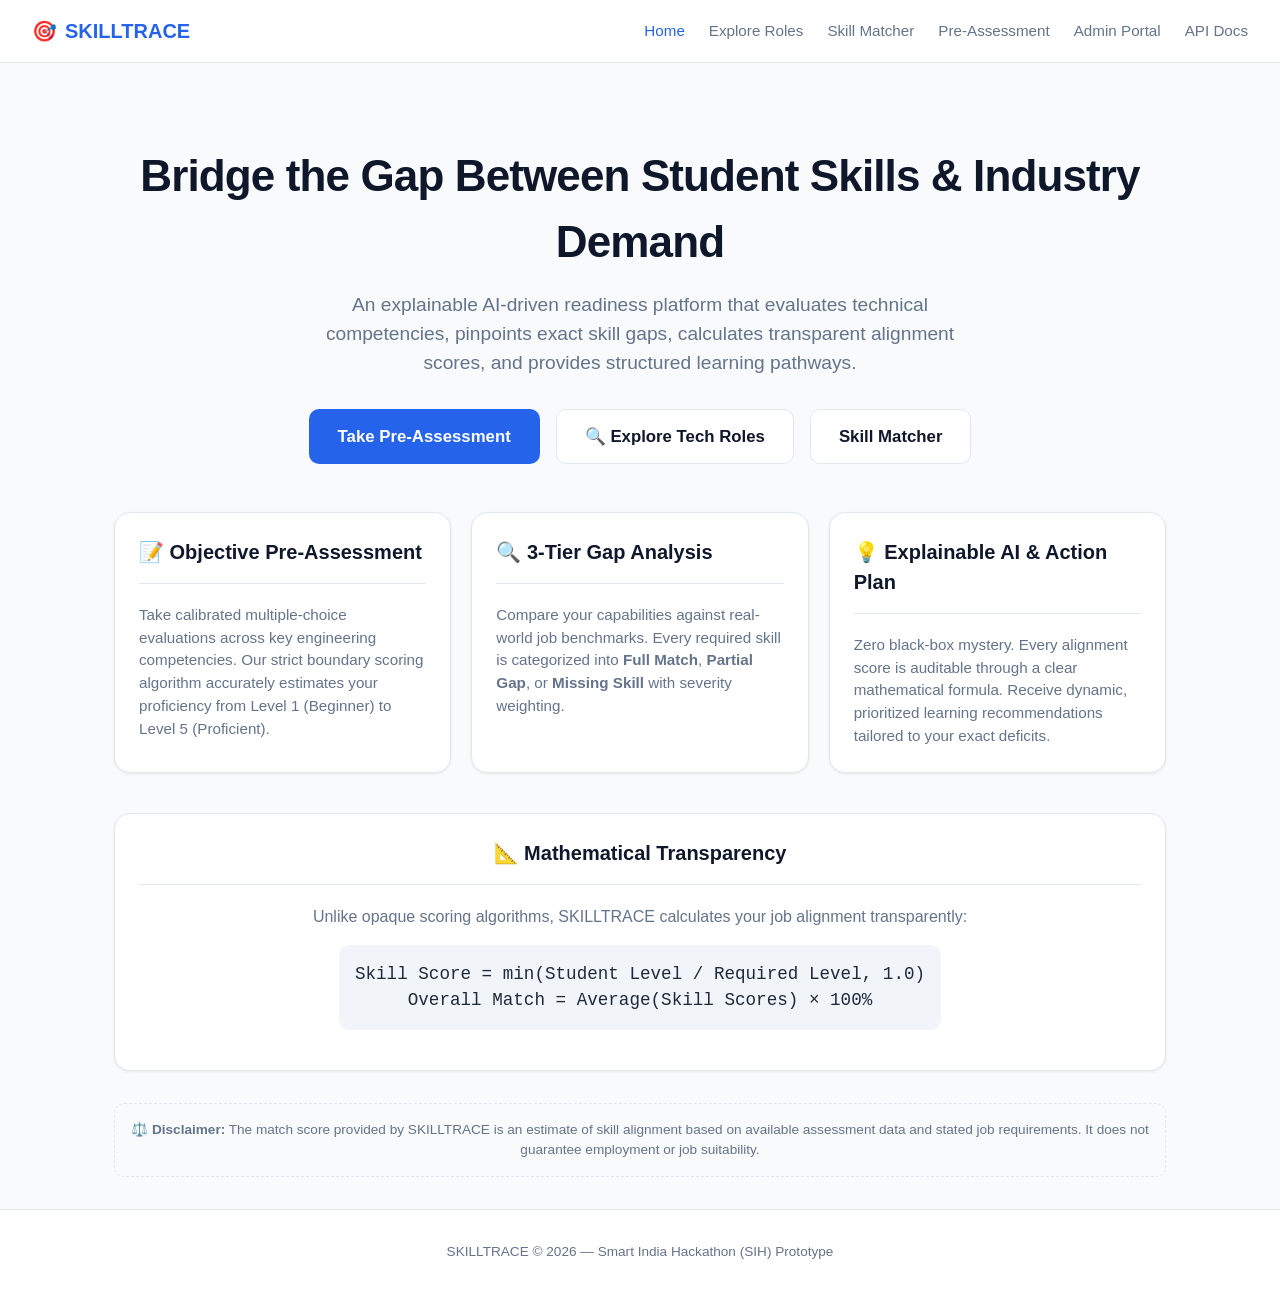
<file: frontend/index.html>
<!DOCTYPE html>
<html lang="en">
<head>
  <meta charset="UTF-8">
  <meta name="viewport" content="width=device-width, initial-scale=1.0">
  <title>SKILLTRACE - Student Skill Analysis & Job-Readiness</title>
  <link rel="stylesheet" href="style.css">
</head>
<body>

  <!-- Navbar -->
  <header class="navbar">
    <a href="index.html" class="nav-brand">
      🎯 <span>SKILLTRACE</span>
    </a>
    <nav class="nav-links">
      <a href="index.html" class="active">Home</a>
      <a href="jobs.html">Explore Roles</a>
      <a href="dashboard.html">Skill Matcher</a>
      <a href="assessment.html">Pre-Assessment</a>
      <a href="admin.html">Admin Portal</a>
      <a href="/docs" target="_blank">API Docs</a>
    </nav>
  </header>

  <!-- Hero -->
  <main class="container">
    <section class="hero">
      <h1>Bridge the Gap Between Student Skills & Industry Demand</h1>
      <p>
        An explainable AI-driven readiness platform that evaluates technical competencies,
        pinpoints exact skill gaps, calculates transparent alignment scores, and provides
        structured learning pathways.
      </p>
      <div class="hero-actions">
        <a href="assessment.html" class="btn btn-primary btn-lg">Take Pre-Assessment</a>
        <a href="jobs.html" class="btn btn-secondary btn-lg">🔍 Explore Tech Roles</a>
        <a href="dashboard.html" class="btn btn-secondary btn-lg">Skill Matcher</a>
      </div>
    </section>

    <!-- Architecture & Features Overview -->
    <div class="grid-3">
      <div class="card">
        <div class="card-header">
          <h3>📝 Objective Pre-Assessment</h3>
        </div>
        <p style="color: var(--text-muted); font-size: 0.95rem;">
          Take calibrated multiple-choice evaluations across key engineering competencies.
          Our strict boundary scoring algorithm accurately estimates your proficiency from
          Level 1 (Beginner) to Level 5 (Proficient).
        </p>
      </div>

      <div class="card">
        <div class="card-header">
          <h3>🔍 3-Tier Gap Analysis</h3>
        </div>
        <p style="color: var(--text-muted); font-size: 0.95rem;">
          Compare your capabilities against real-world job benchmarks. Every required skill
          is categorized into <strong>Full Match</strong>, <strong>Partial Gap</strong>, or
          <strong>Missing Skill</strong> with severity weighting.
        </p>
      </div>

      <div class="card">
        <div class="card-header">
          <h3>💡 Explainable AI & Action Plan</h3>
        </div>
        <p style="color: var(--text-muted); font-size: 0.95rem;">
          Zero black-box mystery. Every alignment score is auditable through a clear mathematical formula.
          Receive dynamic, prioritized learning recommendations tailored to your exact deficits.
        </p>
      </div>
    </div>

    <!-- Transparent Formula Card -->
    <div class="card" style="margin-top: 1rem; text-align: center;">
      <div class="card-header" style="justify-content: center;">
        <h3>📐 Mathematical Transparency</h3>
      </div>
      <p style="color: var(--text-muted); max-width: 700px; margin: 0 auto;">
        Unlike opaque scoring algorithms, SKILLTRACE calculates your job alignment transparently:
      </p>
      <div style="background: #f1f5f9; padding: 1rem; border-radius: var(--radius-md); font-family: monospace; font-size: 1.1rem; margin: 1rem auto; display: inline-block;">
        Skill Score = min(Student Level / Required Level, 1.0) <br>
        Overall Match = Average(Skill Scores) × 100%
      </div>
    </div>

    <div class="disclaimer-box">
      ⚖️ <strong>Disclaimer:</strong> The match score provided by SKILLTRACE is an estimate of skill alignment based on available assessment data and stated job requirements. It does not guarantee employment or job suitability.
    </div>
  </main>

  <footer>
    <p>SKILLTRACE © 2026 — Smart India Hackathon (SIH) Prototype</p>
  </footer>

</body>
</html>
</file>
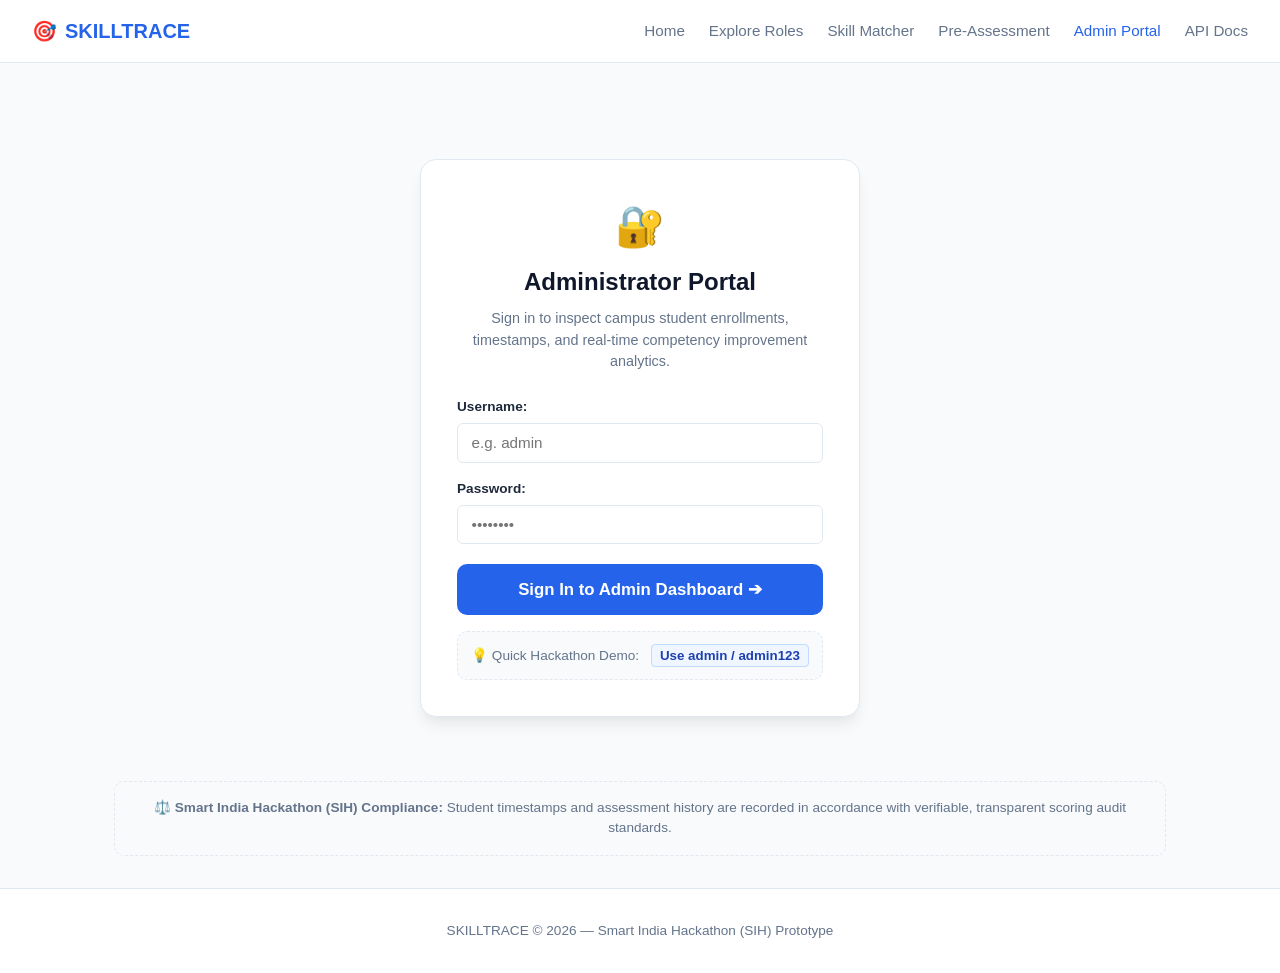
<file: frontend/admin.html>
<!DOCTYPE html>
<html lang="en">
<head>
  <meta charset="UTF-8">
  <meta name="viewport" content="width=device-width, initial-scale=1.0">
  <title>Administrator Portal - SKILLTRACE</title>
  <link rel="stylesheet" href="style.css">
</head>
<body>

  <!-- Navbar -->
  <header class="navbar">
    <a href="index.html" class="nav-brand">
      🎯 <span>SKILLTRACE</span>
    </a>
    <nav class="nav-links">
      <a href="index.html">Home</a>
      <a href="jobs.html">Explore Roles</a>
      <a href="dashboard.html">Skill Matcher</a>
      <a href="assessment.html">Pre-Assessment</a>
      <a href="admin.html" class="active">Admin Portal</a>
      <a href="/docs" target="_blank">API Docs</a>
    </nav>
  </header>

  <main class="container">
    
    <!-- STATE 1: Admin Login Gate -->
    <div id="admin-login-view">
      <div class="admin-login-card">
        <div style="font-size: 2.5rem; margin-bottom: 0.5rem;">🔐</div>
        <h2 style="font-size: 1.5rem; font-weight: 800; color: var(--secondary); margin-bottom: 0.5rem;">
          Administrator Portal
        </h2>
        <p style="color: var(--text-muted); font-size: 0.9rem; margin-bottom: 1.5rem;">
          Sign in to inspect campus student enrollments, timestamps, and real-time competency improvement analytics.
        </p>

        <form id="admin-login-form">
          <div style="margin-bottom: 1rem; text-align: left;">
            <label for="admin-username" style="display: block; font-size: 0.85rem; font-weight: 600; margin-bottom: 0.35rem;">
              Username:
            </label>
            <input 
              type="text" 
              id="admin-username" 
              required 
              placeholder="e.g. admin" 
              style="width: 100%; padding: 0.65rem 0.85rem; border: 1px solid var(--border); border-radius: var(--radius-sm); font-size: 0.95rem;"
            >
          </div>

          <div style="margin-bottom: 1.25rem; text-align: left;">
            <label for="admin-password" style="display: block; font-size: 0.85rem; font-weight: 600; margin-bottom: 0.35rem;">
              Password:
            </label>
            <input 
              type="password" 
              id="admin-password" 
              required 
              placeholder="••••••••" 
              style="width: 100%; padding: 0.65rem 0.85rem; border: 1px solid var(--border); border-radius: var(--radius-sm); font-size: 0.95rem;"
            >
          </div>

          <button type="submit" class="btn btn-primary btn-lg" style="width: 100%; margin-bottom: 1rem;">
            Sign In to Admin Dashboard ➔
          </button>
        </form>

        <!-- One-Click Demo Credentials Pill -->
        <div style="background: #f8fafc; border: 1px dashed var(--border); border-radius: var(--radius-md); padding: 0.75rem; font-size: 0.85rem; color: var(--text-muted);">
          <span>💡 Quick Hackathon Demo:</span>
          <button id="quick-demo-login-btn" style="margin-left: 0.5rem; background: #eff6ff; border: 1px solid #bfdbfe; color: #1e40af; padding: 0.2rem 0.5rem; border-radius: 4px; font-weight: 700; cursor: pointer;">
            Use admin / admin123
          </button>
        </div>
      </div>
    </div>

    <!-- STATE 2: Admin Dashboard (Shown when authenticated) -->
    <div id="admin-dashboard-view" style="display: none;">
      
      <!-- Top Title & Sign Out Bar -->
      <div style="display: flex; justify-content: space-between; align-items: center; margin-bottom: 1.5rem; flex-wrap: wrap; gap: 1rem;">
        <div>
          <div style="display: flex; align-items: center; gap: 0.5rem;">
            <h1 style="font-size: 1.85rem; font-weight: 800; color: var(--secondary); letter-spacing: -0.02em;">
              Student Progression & Analytics Oversight
            </h1>
            <span class="badge badge-success" style="font-size: 0.75rem;">● Live Admin Session</span>
          </div>
          <p style="color: var(--text-muted); font-size: 0.95rem; margin-top: 0.2rem;">
            Tracking student pre-assessments, skill improvement deltas, and enrollment timestamps.
          </p>
        </div>

        <div style="display: flex; gap: 0.75rem;">
          <button type="button" id="refresh-stats-btn" class="btn btn-secondary">
            🔄 Refresh Data
          </button>
          <button type="button" id="admin-logout-btn" class="btn btn-secondary" style="color: var(--danger); border-color: #fca5a5;">
            🚪 Sign Out
          </button>
        </div>
      </div>

      <!-- 4 Executive KPI Metric Cards -->
      <div class="admin-kpi-grid">
        <div class="admin-kpi-card">
          <div class="admin-kpi-header">
            <span>Total Enrolled</span>
            <span>👥</span>
          </div>
          <div class="admin-kpi-value" id="kpi-total-students">0</div>
          <div>
            <span class="trend-badge trend-up">✓ Active Profiles</span>
          </div>
        </div>

        <div class="admin-kpi-card">
          <div class="admin-kpi-header">
            <span>Assessments Taken</span>
            <span>📝</span>
          </div>
          <div class="admin-kpi-value" id="kpi-total-assessments">0</div>
          <div>
            <span class="trend-badge trend-up">Evaluated Submissions</span>
          </div>
        </div>

        <div class="admin-kpi-card">
          <div class="admin-kpi-header">
            <span>Avg Alignment Score</span>
            <span>🎯</span>
          </div>
          <div class="admin-kpi-value" id="kpi-avg-score">0.0%</div>
          <div>
            <span class="trend-badge trend-neutral">Cohort Mean</span>
          </div>
        </div>

        <div class="admin-kpi-card">
          <div class="admin-kpi-header">
            <span>Avg Skill Growth</span>
            <span>📈</span>
          </div>
          <div class="admin-kpi-value" id="kpi-avg-improvement">+0.0%</div>
          <div>
            <span class="trend-badge trend-up">⬆️ Retake Improvement</span>
          </div>
        </div>

        <div class="admin-kpi-card">
          <div class="admin-kpi-header">
            <span>Campus Placement Rate</span>
            <span>💼</span>
          </div>
          <div class="admin-kpi-value" id="kpi-placement-rate">0.0%</div>
          <div>
            <span class="trend-badge trend-up">✓ Placed Students</span>
          </div>
        </div>

        <div class="admin-kpi-card">
          <div class="admin-kpi-header">
            <span>Avg Package (LPA)</span>
            <span>💰</span>
          </div>
          <div class="admin-kpi-value" id="kpi-avg-salary">0.0 LPA</div>
          <div>
            <span class="trend-badge trend-neutral">B.Tech Cohort</span>
          </div>
        </div>
      </div>

      <!-- Visual Cohort Breakdown: Tiers & Deficits -->
      <div class="grid-2" style="margin-bottom: 1.75rem;">
        
        <!-- Card 1: Employability Tiers Breakdown -->
        <div class="card">
          <div class="card-header">
            <h3 style="font-size: 1.15rem;">🏅 Employability Readiness Tiers</h3>
            <span class="badge badge-neutral">Cohort Distribution</span>
          </div>
          <p style="color: var(--text-muted); font-size: 0.85rem; margin-bottom: 1rem;">
            Readiness tiers classified by explainable alignment percentage:
          </p>
          <div id="tier-breakdown-container">
            <!-- Rendered dynamically -->
          </div>
        </div>

        <!-- Card 2: Campus Skill Deficit Areas -->
        <div class="card">
          <div class="card-header">
            <h3 style="font-size: 1.15rem;">⚠️ Top Campus Skill Deficits</h3>
            <span class="badge badge-warning">High Priority Upskilling</span>
          </div>
          <p style="color: var(--text-muted); font-size: 0.85rem; margin-bottom: 1rem;">
            Skills where students most frequently have partial or missing competencies:
          </p>
          <div id="deficit-skills-container">
            <!-- Rendered dynamically -->
          </div>
        </div>

      </div>

      <!-- Student Progression & Timestamp Table -->
      <div class="card" style="padding: 1.5rem;">
        <div style="display: flex; justify-content: space-between; align-items: center; margin-bottom: 1.25rem; flex-wrap: wrap; gap: 1rem;">
          <div>
            <h2 style="font-size: 1.25rem; font-weight: 700; color: var(--secondary);">
              📋 Enrolled Student Progression & Audit Records
            </h2>
            <div style="font-size: 0.85rem; color: var(--text-muted);">
              Showing <span id="table-count" style="font-weight: 700; color: var(--secondary);">0</span> student records
            </div>
          </div>

          <div style="min-width: 280px;">
            <input 
              type="text" 
              id="student-search-input" 
              placeholder="🔍 Search candidate by name, email, or role..." 
              style="width: 100%; padding: 0.55rem 0.85rem; border: 1px solid var(--border); border-radius: var(--radius-md); font-size: 0.9rem;"
            >
          </div>
        </div>

        <div class="admin-table-container">
          <table class="admin-table">
            <thead>
              <tr>
                <th>ID</th>
                <th>Candidate Details</th>
                <th>Degree / Program</th>
                <th>Target Role</th>
                <th>Alignment Score</th>
                <th>Placement Status</th>
                <th>Skill Growth</th>
                <th>Timestamp</th>
                <th>Action</th>
              </tr>
            </thead>
            <tbody id="students-table-body">
              <tr>
                <td colspan="9" style="text-align: center; padding: 2.5rem; color: var(--text-muted);">
                  Loading progression records...
                </td>
              </tr>
            </tbody>
          </table>
        </div>
      </div>

    </div>

    <!-- Student Detail Modal -->
    <div id="student-detail-modal" class="modal-backdrop">
      <div class="modal-card" style="max-width: 600px;">
        <div style="display: flex; justify-content: space-between; align-items: flex-start; margin-bottom: 1rem;">
          <div>
            <h3 id="modal-student-name" style="font-size: 1.35rem; color: var(--secondary); font-weight: 800;"></h3>
            <div id="modal-student-email" style="font-size: 0.85rem; color: var(--text-muted);"></div>
          </div>
          <button type="button" id="close-detail-modal-btn" style="background: none; border: none; font-size: 1.5rem; cursor: pointer; color: var(--text-muted);">&times;</button>
        </div>

        <div id="modal-student-meta" style="background: #f8fafc; border: 1px solid var(--border); border-radius: var(--radius-md); padding: 0.85rem; font-size: 0.85rem; margin-bottom: 1rem;">
          <!-- Meta details -->
        </div>

        <h4 style="font-size: 0.95rem; font-weight: 700; color: var(--secondary); margin-bottom: 0.5rem;">
          Evaluated Competency Breakdown:
        </h4>
        <div id="modal-skills-list" style="margin-bottom: 1.5rem;">
          <!-- Competencies -->
        </div>

        <div style="text-align: right;">
          <button type="button" id="modal-close-btn" class="btn btn-secondary">Close Inspector</button>
        </div>
      </div>
    </div>

    <!-- Ethical AI Hackathon Disclaimer -->
    <div class="disclaimer-box">
      ⚖️ <strong>Smart India Hackathon (SIH) Compliance:</strong> Student timestamps and assessment history are recorded in accordance with verifiable, transparent scoring audit standards.
    </div>

  </main>

  <footer>
    <p>SKILLTRACE © 2026 — Smart India Hackathon (SIH) Prototype</p>
  </footer>

  <script src="script.js"></script>
</body>
</html>
</file>
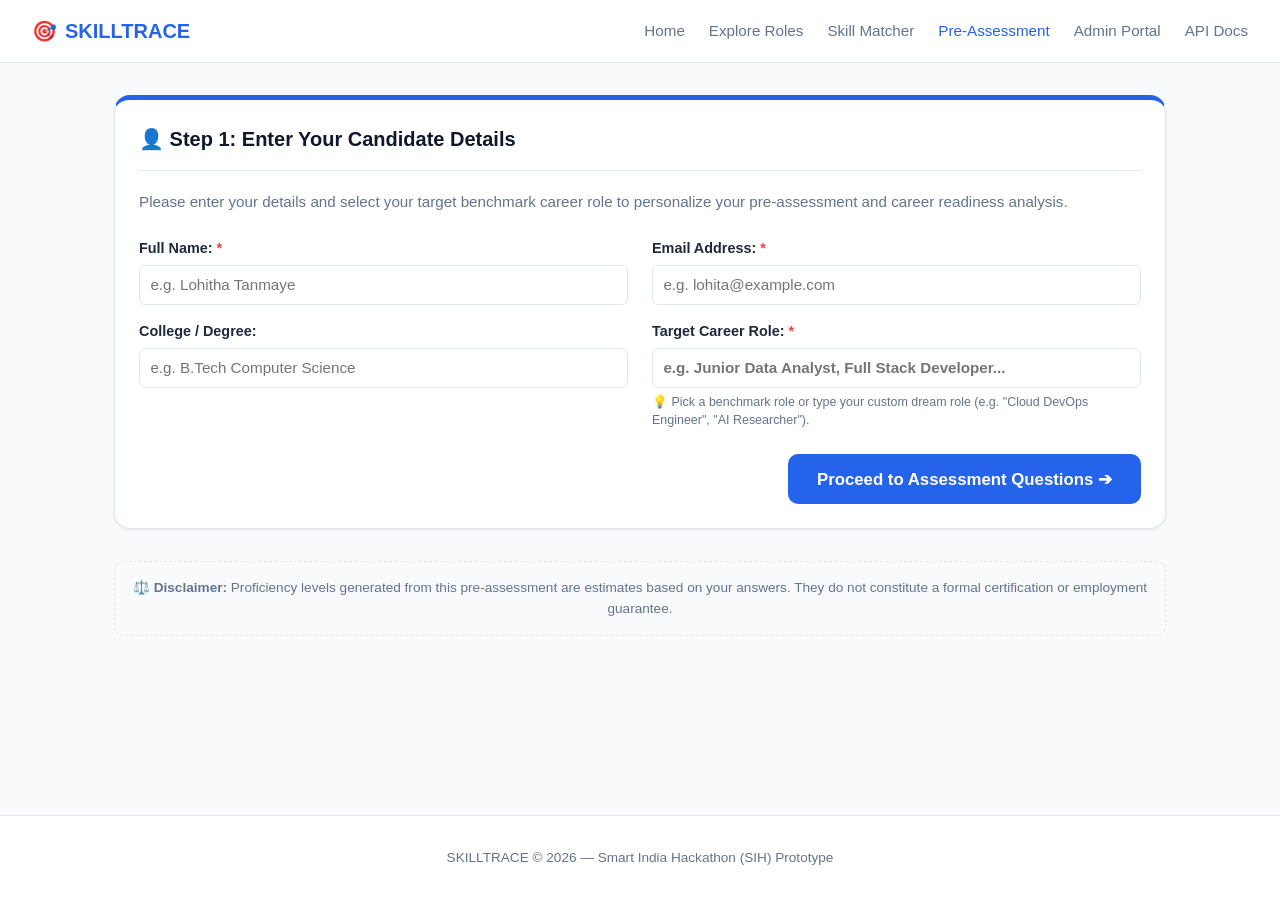
<file: frontend/assessment.html>
<!DOCTYPE html>
<html lang="en">
<head>
  <meta charset="UTF-8">
  <meta name="viewport" content="width=device-width, initial-scale=1.0">
  <title>Pre-Assessment - SKILLTRACE</title>
  <link rel="stylesheet" href="style.css">
</head>
<body>

  <!-- Navbar -->
  <header class="navbar">
    <a href="index.html" class="nav-brand">
      🎯 <span>SKILLTRACE</span>
    </a>
    <nav class="nav-links">
      <a href="index.html">Home</a>
      <a href="jobs.html">Explore Roles</a>
      <a href="dashboard.html">Skill Matcher</a>
      <a href="assessment.html" class="active">Pre-Assessment</a>
      <a href="admin.html">Admin Portal</a>
      <a href="/docs" target="_blank">API Docs</a>
    </nav>
  </header>

  <main class="container">
    <!-- STEP 1: Student Information & Target Role Gate -->
    <div id="step-1-card" class="card" style="border-top: 5px solid var(--primary);">
      <div class="card-header">
        <h2>👤 Step 1: Enter Your Candidate Details</h2>
      </div>
      <p style="color: var(--text-muted); margin-bottom: 1.5rem; font-size: 0.95rem;">
        Please enter your details and select your target benchmark career role to personalize your pre-assessment and career readiness analysis.
      </p>

      <form id="candidate-info-form">
        <div class="grid-2" style="margin-bottom: 1rem;">
          <div>
            <label for="candidate-name" style="font-weight: 600; display: block; margin-bottom: 0.35rem; font-size: 0.9rem;">
              Full Name: <span style="color: var(--danger);">*</span>
            </label>
            <input type="text" id="candidate-name" required placeholder="e.g. Lohitha Tanmaye" style="width: 100%; padding: 0.65rem; border: 1px solid var(--border); border-radius: var(--radius-sm); font-size: 0.95rem;">
          </div>
          <div>
            <label for="candidate-email" style="font-weight: 600; display: block; margin-bottom: 0.35rem; font-size: 0.9rem;">
              Email Address: <span style="color: var(--danger);">*</span>
            </label>
            <input type="email" id="candidate-email" required placeholder="e.g. lohita@example.com" style="width: 100%; padding: 0.65rem; border: 1px solid var(--border); border-radius: var(--radius-sm); font-size: 0.95rem;">
          </div>
        </div>

        <div class="grid-2" style="margin-bottom: 1.5rem;">
          <div>
            <label for="candidate-degree" style="font-weight: 600; display: block; margin-bottom: 0.35rem; font-size: 0.9rem;">
              College / Degree:
            </label>
            <input type="text" id="candidate-degree" placeholder="e.g. B.Tech Computer Science" style="width: 100%; padding: 0.65rem; border: 1px solid var(--border); border-radius: var(--radius-sm); font-size: 0.95rem;">
          </div>
          <div>
            <label for="target-job-input" style="font-weight: 600; display: block; margin-bottom: 0.35rem; font-size: 0.9rem;">
              Target Career Role: <span style="color: var(--danger);">*</span>
            </label>
            <input 
              type="text" 
              id="target-job-input" 
              list="job-suggestions" 
              required 
              placeholder="e.g. Junior Data Analyst, Full Stack Developer..." 
              style="width: 100%; padding: 0.65rem; border: 1px solid var(--border); border-radius: var(--radius-sm); font-size: 0.95rem; font-weight: 600;"
            >
            <datalist id="job-suggestions">
              <!-- Dynamically populated benchmark jobs -->
            </datalist>
            <div style="font-size: 0.78rem; color: var(--text-muted); margin-top: 0.3rem;">
              💡 Pick a benchmark role or type your custom dream role (e.g. "Cloud DevOps Engineer", "AI Researcher").
            </div>
          </div>
        </div>

        <div style="text-align: right;">
          <button type="submit" class="btn btn-primary btn-lg">
            Proceed to Assessment Questions ➔
          </button>
        </div>
      </form>
    </div>

    <!-- Candidate Summary Badge (shown when Step 2 is active) -->
    <div id="candidate-summary-bar" class="card" style="display: none; background: #eff6ff; border: 1px solid #bfdbfe; padding: 1rem 1.5rem; margin-bottom: 1.5rem;">
      <div style="display: flex; justify-content: space-between; align-items: center; flex-wrap: wrap; gap: 0.75rem;">
        <div>
          <span style="font-size: 0.85rem; color: #1e40af; font-weight: 600; text-transform: uppercase;">Active Candidate:</span>
          <strong id="summary-candidate-name" style="font-size: 1.05rem; margin-left: 0.25rem; color: var(--secondary);"></strong>
          <span id="summary-candidate-email" style="font-size: 0.9rem; color: var(--text-muted); margin-left: 0.5rem;"></span>
          <span style="margin: 0 0.5rem; color: var(--border);">|</span>
          <span style="font-size: 0.85rem; color: #1e40af; font-weight: 600; text-transform: uppercase;">Target Role:</span>
          <span id="summary-target-role" class="badge badge-primary" style="margin-left: 0.25rem; font-size: 0.85rem; background: #2563eb; color: #fff;"></span>
        </div>
        <button type="button" id="edit-candidate-btn" class="btn btn-secondary btn-sm" style="background: #fff;">
          ✎ Edit Details
        </button>
      </div>
    </div>

    <!-- STEP 2: Pre-Assessment Questions (Hidden initially) -->
    <div id="step-2-card" class="card" style="display: none;">
      <div class="card-header">
        <h2>📝 Step 2: Skill Proficiency Questions</h2>
        <span class="badge badge-neutral">Calibrated Questions Bank</span>
      </div>
      <p style="color: var(--text-muted); margin-bottom: 1.5rem; font-size: 0.95rem;">
        Answer the multiple-choice questions below. Each correct answer contributes to your estimated proficiency level (Level 1–5).
      </p>

      <form id="assessment-form">
        <!-- Dynamic Questions Container -->
        <div id="questions-container">
          <div style="text-align: center; padding: 2rem; color: var(--text-muted);">
            Loading question bank...
          </div>
        </div>

        <!-- Submit Button -->
        <div style="text-align: right; margin-top: 1.5rem; display: flex; justify-content: space-between; align-items: center;">
          <button type="button" id="back-to-step-1-btn" class="btn btn-secondary">← Back to Details</button>
          <button type="submit" class="btn btn-primary btn-lg">Submit & View Career Readiness ➔</button>
        </div>
      </form>
    </div>

    <div class="disclaimer-box">
      ⚖️ <strong>Disclaimer:</strong> Proficiency levels generated from this pre-assessment are estimates based on your answers. They do not constitute a formal certification or employment guarantee.
    </div>
  </main>

  <footer>
    <p>SKILLTRACE © 2026 — Smart India Hackathon (SIH) Prototype</p>
  </footer>

  <script src="script.js"></script>
</body>
</html>
</file>
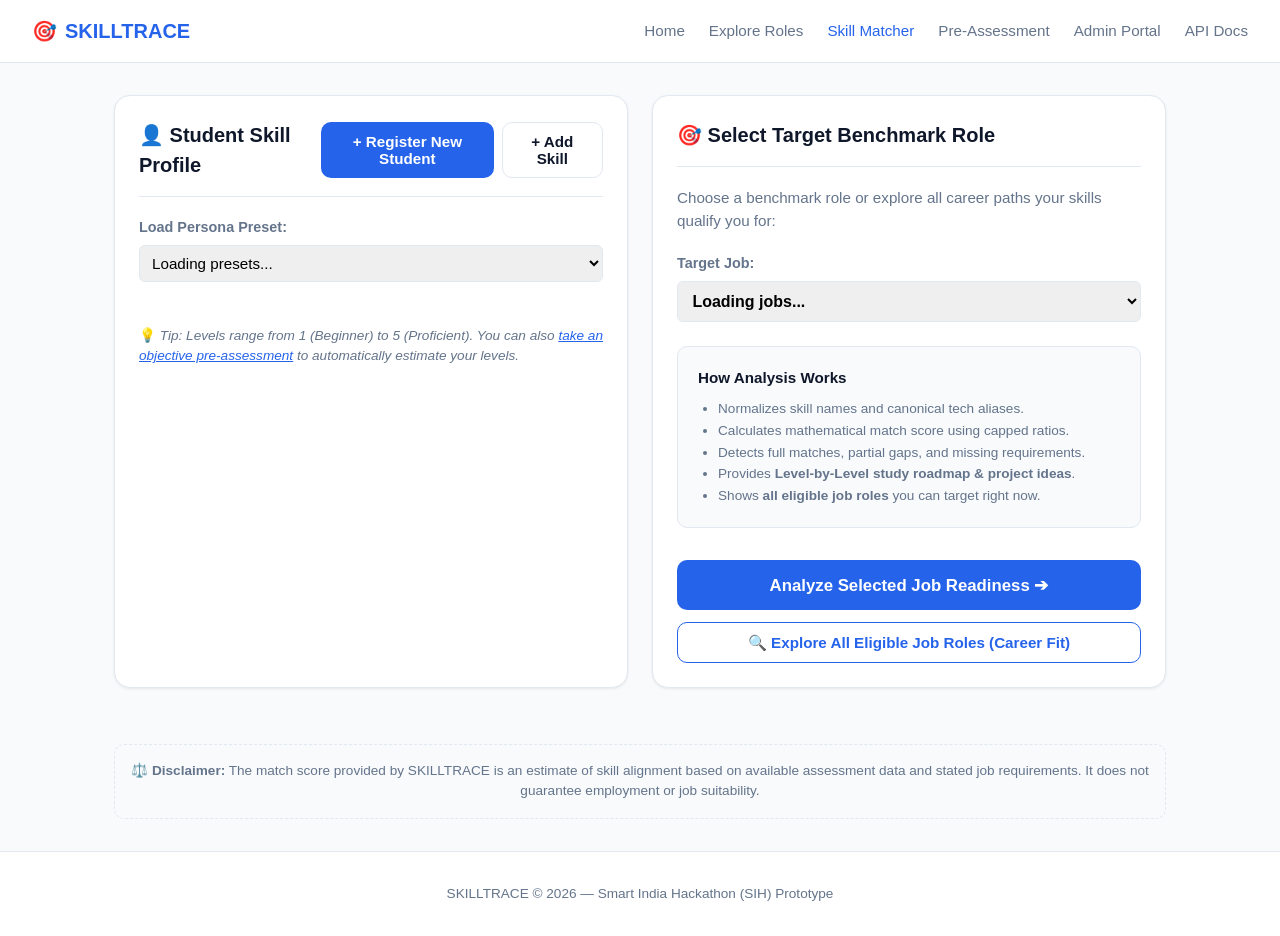
<file: frontend/dashboard.html>
<!DOCTYPE html>
<html lang="en">
<head>
  <meta charset="UTF-8">
  <meta name="viewport" content="width=device-width, initial-scale=1.0">
  <title>Dashboard & Skill Matcher - SKILLTRACE</title>
  <link rel="stylesheet" href="style.css">
</head>
<body>

  <!-- Navbar -->
  <header class="navbar">
    <a href="index.html" class="nav-brand">
      🎯 <span>SKILLTRACE</span>
    </a>
    <nav class="nav-links">
      <a href="index.html">Home</a>
      <a href="jobs.html">Explore Roles</a>
      <a href="dashboard.html" class="active">Skill Matcher</a>
      <a href="assessment.html">Pre-Assessment</a>
      <a href="admin.html">Admin Portal</a>
      <a href="/docs" target="_blank">API Docs</a>
    </nav>
  </header>

  <main class="container">
    <div class="grid-2">
      <!-- Left Column: Student Skill Profile -->
      <div class="card">
        <div class="card-header">
          <h2>👤 Student Skill Profile</h2>
          <div style="display: flex; gap: 0.5rem;">
            <button type="button" id="open-register-modal-btn" class="btn btn-primary btn-sm">+ Register New Student</button>
            <button type="button" id="add-skill-btn" class="btn btn-secondary btn-sm">+ Add Skill</button>
          </div>
        </div>

        <div style="margin-bottom: 1.25rem;">
          <label for="student-preset" style="font-size: 0.9rem; font-weight: 600; color: var(--text-muted); display: block; margin-bottom: 0.4rem;">
            Load Persona Preset:
          </label>
          <select id="student-preset" style="width: 100%; padding: 0.5rem; border: 1px solid var(--border); border-radius: var(--radius-sm); font-size: 0.95rem;">
            <option value="">Loading presets...</option>
          </select>
        </div>

        <!-- Dynamic Skills List -->
        <div id="skills-list" style="display: flex; flex-direction: column; gap: 0.5rem; max-height: 380px; overflow-y: auto; padding-right: 0.5rem;">
          <!-- Injected via script.js -->
        </div>

        <div style="margin-top: 1.5rem; font-size: 0.85rem; color: var(--text-muted);">
          💡 <em>Tip: Levels range from 1 (Beginner) to 5 (Proficient). You can also <a href="assessment.html" style="color: var(--primary);">take an objective pre-assessment</a> to automatically estimate your levels.</em>
        </div>
      </div>

      <!-- Right Column: Target Job Selection & Career Exploration -->
      <div class="card" style="display: flex; flex-direction: column; justify-content: space-between;">
        <div>
          <div class="card-header">
            <h2>🎯 Select Target Benchmark Role</h2>
          </div>
          <p style="color: var(--text-muted); font-size: 0.95rem; margin-bottom: 1.25rem;">
            Choose a benchmark role or explore all career paths your skills qualify you for:
          </p>

          <div style="margin-bottom: 1.5rem;">
            <label for="job-select" style="font-size: 0.9rem; font-weight: 600; color: var(--text-muted); display: block; margin-bottom: 0.4rem;">
              Target Job:
            </label>
            <select id="job-select" style="width: 100%; padding: 0.65rem; border: 1px solid var(--border); border-radius: var(--radius-sm); font-size: 1rem; font-weight: 600;">
              <option value="">Loading jobs...</option>
            </select>
          </div>

          <div style="background: #f8fafc; border: 1px solid var(--border); border-radius: var(--radius-md); padding: 1.25rem;">
            <h4 style="font-size: 0.95rem; font-weight: 700; margin-bottom: 0.5rem; color: var(--secondary);">How Analysis Works</h4>
            <ul style="font-size: 0.85rem; color: var(--text-muted); padding-left: 1.25rem; line-height: 1.6;">
              <li>Normalizes skill names and canonical tech aliases.</li>
              <li>Calculates mathematical match score using capped ratios.</li>
              <li>Detects full matches, partial gaps, and missing requirements.</li>
              <li>Provides <strong>Level-by-Level study roadmap & project ideas</strong>.</li>
              <li>Shows <strong>all eligible job roles</strong> you can target right now.</li>
            </ul>
          </div>
        </div>

        <div style="margin-top: 2rem; display: flex; flex-direction: column; gap: 0.75rem;">
          <button type="button" id="analyze-btn" class="btn btn-primary btn-lg" style="width: 100%;">
            Analyze Selected Job Readiness ➔
          </button>
          <button type="button" id="explore-all-roles-btn" class="btn btn-secondary" style="width: 100%; font-weight: 700; border-color: var(--primary); color: var(--primary);">
            🔍 Explore All Eligible Job Roles (Career Fit)
          </button>
        </div>
      </div>
    </div>

    <div class="disclaimer-box">
      ⚖️ <strong>Disclaimer:</strong> The match score provided by SKILLTRACE is an estimate of skill alignment based on available assessment data and stated job requirements. It does not guarantee employment or job suitability.
    </div>
  </main>

  <!-- Register New Student Modal Dialog -->
  <div id="register-modal" class="modal-backdrop">
    <div class="modal-card">
      <div class="card-header" style="margin-bottom: 1rem;">
        <h3>➕ Register New Student Profile</h3>
        <button type="button" id="close-modal-btn" style="background: none; border: none; font-size: 1.5rem; cursor: pointer;">✕</button>
      </div>
      <form id="register-student-form">
        <div style="margin-bottom: 1rem;">
          <label style="display: block; font-weight: 600; font-size: 0.9rem; margin-bottom: 0.3rem;">Student Full Name:</label>
          <input type="text" id="new-student-name" required placeholder="e.g. Lohitha Tanmaye" style="width: 100%; padding: 0.6rem; border: 1px solid var(--border); border-radius: var(--radius-sm);">
        </div>
        <div style="margin-bottom: 1rem;">
          <label style="display: block; font-weight: 600; font-size: 0.9rem; margin-bottom: 0.3rem;">Email Address:</label>
          <input type="email" id="new-student-email" required placeholder="e.g. lohita@example.com" style="width: 100%; padding: 0.6rem; border: 1px solid var(--border); border-radius: var(--radius-sm);">
        </div>
        <div style="margin-bottom: 1rem;">
          <label style="display: block; font-weight: 600; font-size: 0.9rem; margin-bottom: 0.3rem;">Degree / Major:</label>
          <input type="text" id="new-student-degree" placeholder="e.g. B.Tech Computer Science" style="width: 100%; padding: 0.6rem; border: 1px solid var(--border); border-radius: var(--radius-sm);">
        </div>

        <div style="margin-bottom: 1.25rem;">
          <div style="display: flex; justify-content: space-between; align-items: center; margin-bottom: 0.5rem;">
            <label style="font-weight: 600; font-size: 0.9rem;">Initial Skills & Levels (1-5):</label>
            <button type="button" id="modal-add-skill-btn" class="btn btn-secondary btn-sm">+ Add</button>
          </div>
          <div id="modal-skills-list" style="display: flex; flex-direction: column; gap: 0.5rem; max-height: 180px; overflow-y: auto;">
            <!-- Dynamic modal skill rows -->
          </div>
        </div>

        <div style="text-align: right; display: flex; justify-content: flex-end; gap: 0.75rem;">
          <button type="button" id="cancel-modal-btn" class="btn btn-secondary">Cancel</button>
          <button type="submit" class="btn btn-primary">Save & Load Profile</button>
        </div>
      </form>
    </div>
  </div>

  <footer>
    <p>SKILLTRACE © 2026 — Smart India Hackathon (SIH) Prototype</p>
  </footer>

  <script src="script.js"></script>
</body>
</html>
</file>
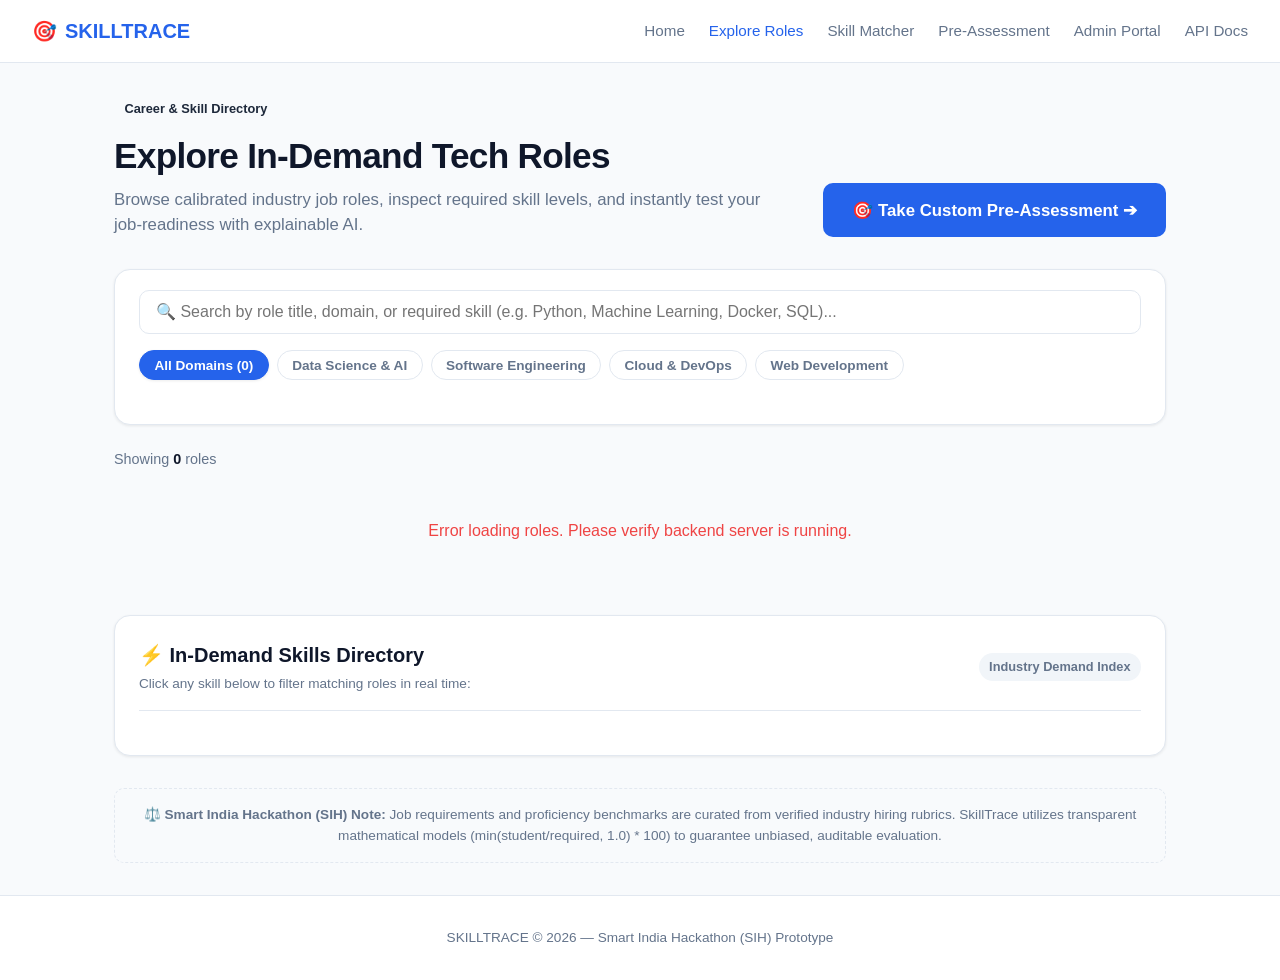
<file: frontend/jobs.html>
<!DOCTYPE html>
<html lang="en">
<head>
  <meta charset="UTF-8">
  <meta name="viewport" content="width=device-width, initial-scale=1.0">
  <title>Explore Tech Roles & Skill Demands - SKILLTRACE</title>
  <link rel="stylesheet" href="style.css">
</head>
<body>

  <!-- Navbar -->
  <header class="navbar">
    <a href="index.html" class="nav-brand">
      🎯 <span>SKILLTRACE</span>
    </a>
    <nav class="nav-links">
      <a href="index.html">Home</a>
      <a href="jobs.html" class="active">Explore Roles</a>
      <a href="dashboard.html">Skill Matcher</a>
      <a href="assessment.html">Pre-Assessment</a>
      <a href="admin.html">Admin Portal</a>
      <a href="/docs" target="_blank">API Docs</a>
    </nav>
  </header>

  <main class="container">
    <!-- Header Section -->
    <div style="margin-bottom: 2rem;">
      <div style="display: flex; justify-content: space-between; align-items: flex-end; flex-wrap: wrap; gap: 1rem;">
        <div>
          <span class="badge badge-primary" style="margin-bottom: 0.5rem; display: inline-block;">Career & Skill Directory</span>
          <h1 style="font-size: 2.2rem; font-weight: 800; color: var(--secondary); letter-spacing: -0.02em;">
            Explore In-Demand Tech Roles
          </h1>
          <p style="color: var(--text-muted); font-size: 1.05rem; max-width: 650px; margin-top: 0.25rem;">
            Browse calibrated industry job roles, inspect required skill levels, and instantly test your job-readiness with explainable AI.
          </p>
        </div>
        <a href="assessment.html" class="btn btn-primary btn-lg">
          🎯 Take Custom Pre-Assessment ➔
        </a>
      </div>
    </div>

    <!-- Live Search & Domain Filter Bar -->
    <div class="card" style="padding: 1.25rem 1.5rem; margin-bottom: 1.5rem;">
      <div style="margin-bottom: 1rem;">
        <input 
          type="text" 
          id="job-search-input" 
          placeholder="🔍 Search by role title, domain, or required skill (e.g. Python, Machine Learning, Docker, SQL)..." 
          style="width: 100%; padding: 0.75rem 1rem; border: 1px solid var(--border); border-radius: var(--radius-md); font-size: 1rem; font-weight: 500; outline: none; transition: border-color 0.15s;"
        >
      </div>
      
      <!-- Domain Filter Pills -->
      <div class="filter-pills-wrap" id="domain-filters">
        <button type="button" class="filter-pill active" data-domain="ALL">All Domains (<span id="count-all">0</span>)</button>
        <button type="button" class="filter-pill" data-domain="Data Science">Data Science & AI</button>
        <button type="button" class="filter-pill" data-domain="Software Engineering">Software Engineering</button>
        <button type="button" class="filter-pill" data-domain="Cloud & DevOps">Cloud & DevOps</button>
        <button type="button" class="filter-pill" data-domain="Web Development">Web Development</button>
      </div>
    </div>

    <!-- Active Filter Status Indicator -->
    <div id="filter-status-bar" style="display: flex; justify-content: space-between; align-items: center; margin-bottom: 1rem; font-size: 0.9rem; color: var(--text-muted);">
      <div>
        Showing <strong id="visible-jobs-count" style="color: var(--secondary);">0</strong> roles
      </div>
      <button id="reset-filter-btn" style="display: none; background: none; border: none; color: var(--primary); font-weight: 600; cursor: pointer; text-decoration: underline;">
        Clear filters
      </button>
    </div>

    <!-- Dynamic Jobs Grid -->
    <div id="jobs-grid" class="jobs-grid">
      <div style="text-align: center; grid-column: 1 / -1; padding: 3rem; color: var(--text-muted);">
        Loading calibrated benchmark roles...
      </div>
    </div>

    <!-- Interactive Skills Demand Index & Cloud -->
    <div class="card" style="margin-top: 2rem;">
      <div class="card-header">
        <div>
          <h3 style="font-size: 1.25rem;">⚡ In-Demand Skills Directory</h3>
          <p style="color: var(--text-muted); font-size: 0.85rem; margin-top: 0.25rem;">
            Click any skill below to filter matching roles in real time:
          </p>
        </div>
        <span class="badge badge-neutral">Industry Demand Index</span>
      </div>

      <div class="skill-cloud-wrap" id="skill-cloud-container">
        <!-- Dynamically rendered skill chips -->
      </div>
    </div>

    <!-- Ethical AI Hackathon Disclaimer -->
    <div class="disclaimer-box">
      ⚖️ <strong>Smart India Hackathon (SIH) Note:</strong> Job requirements and proficiency benchmarks are curated from verified industry hiring rubrics. SkillTrace utilizes transparent mathematical models (min(student/required, 1.0) * 100) to guarantee unbiased, auditable evaluation.
    </div>
  </main>

  <footer>
    <p>SKILLTRACE © 2026 — Smart India Hackathon (SIH) Prototype</p>
  </footer>

  <script src="script.js"></script>
</body>
</html>
</file>
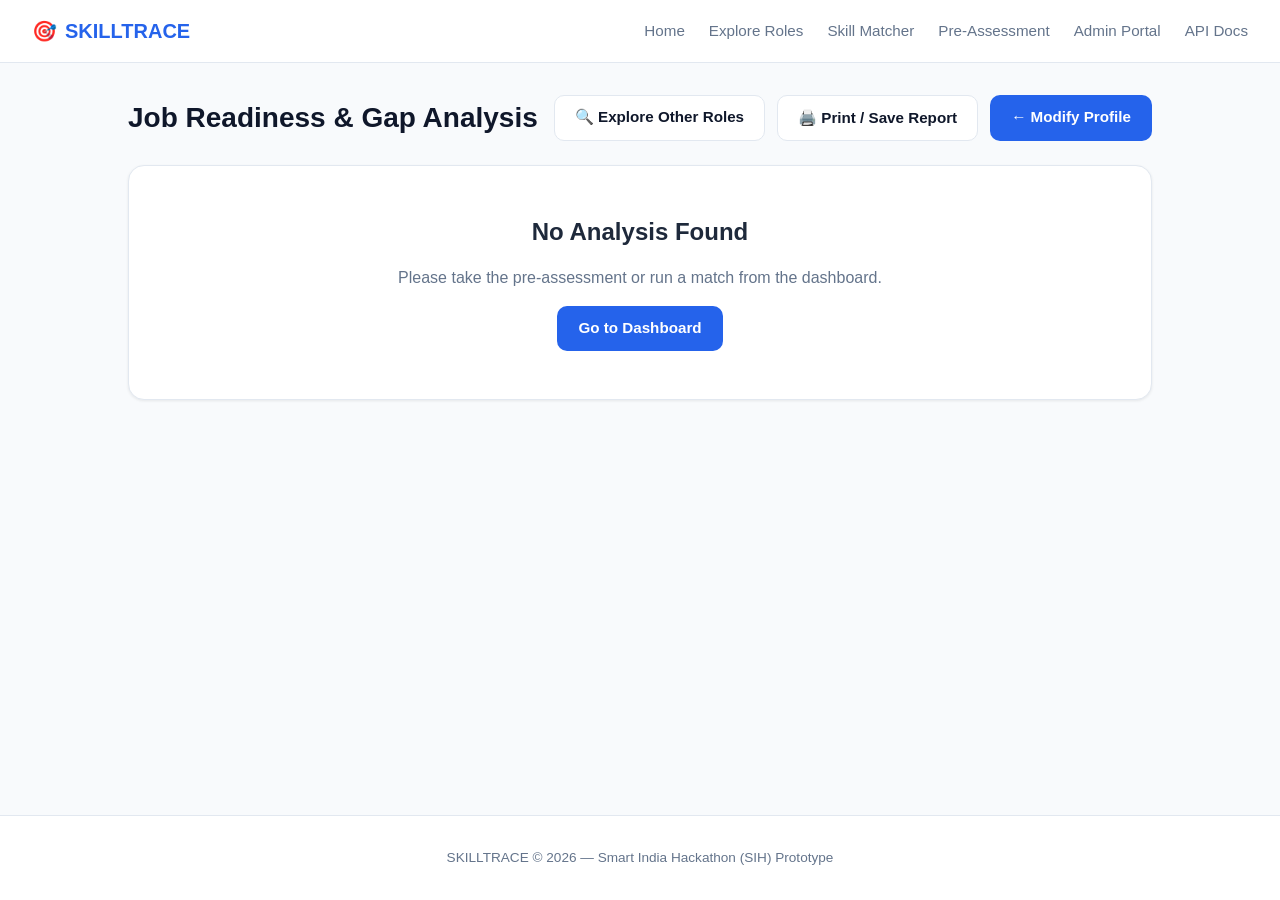
<file: frontend/results.html>
<!DOCTYPE html>
<html lang="en">
<head>
  <meta charset="UTF-8">
  <meta name="viewport" content="width=device-width, initial-scale=1.0">
  <title>Readiness Analysis Results - SKILLTRACE</title>
  <link rel="stylesheet" href="style.css">
</head>
<body>

  <!-- Navbar -->
  <header class="navbar">
    <a href="index.html" class="nav-brand">
      🎯 <span>SKILLTRACE</span>
    </a>
    <nav class="nav-links">
      <a href="index.html">Home</a>
      <a href="jobs.html">Explore Roles</a>
      <a href="dashboard.html">Skill Matcher</a>
      <a href="assessment.html">Pre-Assessment</a>
      <a href="admin.html">Admin Portal</a>
      <a href="/docs" target="_blank">API Docs</a>
    </nav>
  </header>

  <main class="container">
    <div style="display: flex; justify-content: space-between; align-items: center; margin-bottom: 1.5rem; flex-wrap: wrap; gap: 1rem;">
      <h1 style="font-size: 1.75rem; font-weight: 800; color: var(--secondary);">Job Readiness & Gap Analysis</h1>
      <div style="display: flex; gap: 0.75rem; flex-wrap: wrap;">
        <a href="jobs.html" class="btn btn-secondary">🔍 Explore Other Roles</a>
        <button onclick="window.print()" class="btn btn-secondary">🖨️ Print / Save Report</button>
        <a href="dashboard.html" class="btn btn-primary">← Modify Profile</a>
      </div>
    </div>

    <!-- Results dynamically rendered via script.js -->
    <div id="results-content">
      <div style="text-align: center; padding: 4rem; color: var(--text-muted);">
        Loading analysis results...
      </div>
    </div>
  </main>

  <footer>
    <p>SKILLTRACE © 2026 — Smart India Hackathon (SIH) Prototype</p>
  </footer>

  <script src="script.js"></script>
</body>
</html>
</file>
<file: frontend/style.css>
/* SKILLTRACE - Professional Hackathon Design System */
:root {
  --primary: #2563eb;
  --primary-hover: #1d4ed8;
  --primary-light: #dbeafe;
  --secondary: #0f172a;
  --bg: #f8fafc;
  --card-bg: #ffffff;
  --text-main: #1e293b;
  --text-muted: #64748b;
  --border: #e2e8f0;
  
  --success: #10b981;
  --success-bg: #d1fae5;
  --warning: #f59e0b;
  --warning-bg: #fef3c7;
  --danger: #ef4444;
  --danger-bg: #fee2e2;
  
  --radius-sm: 6px;
  --radius-md: 10px;
  --radius-lg: 16px;
  --shadow-sm: 0 1px 3px rgba(0,0,0,0.08);
  --shadow-md: 0 4px 6px -1px rgba(0,0,0,0.08), 0 2px 4px -2px rgba(0,0,0,0.05);
  --shadow-lg: 0 10px 15px -3px rgba(0,0,0,0.08), 0 4px 6px -4px rgba(0,0,0,0.03);
}

* {
  box-sizing: border-box;
  margin: 0;
  padding: 0;
}

body {
  font-family: -apple-system, BlinkMacSystemFont, "Segoe UI", Roboto, Helvetica, Arial, sans-serif;
  background-color: var(--bg);
  color: var(--text-main);
  line-height: 1.5;
  min-height: 100vh;
  display: flex;
  flex-direction: column;
}

/* Header & Navbar */
.navbar {
  background: var(--card-bg);
  border-bottom: 1px solid var(--border);
  padding: 1rem 2rem;
  display: flex;
  justify-content: space-between;
  align-items: center;
  position: sticky;
  top: 0;
  z-index: 100;
}

.nav-brand {
  display: flex;
  align-items: center;
  gap: 0.5rem;
  font-size: 1.25rem;
  font-weight: 700;
  color: var(--primary);
  text-decoration: none;
}

.nav-links {
  display: flex;
  gap: 1.5rem;
  align-items: center;
}

.nav-links a {
  text-decoration: none;
  color: var(--text-muted);
  font-weight: 500;
  font-size: 0.95rem;
  transition: color 0.15s;
}

.nav-links a:hover,
.nav-links a.active {
  color: var(--primary);
}

/* Container */
.container {
  max-width: 1100px;
  margin: 2rem auto;
  padding: 0 1.5rem;
  flex: 1;
}

/* Hero Section */
.hero {
  text-align: center;
  padding: 3rem 1rem;
}

.hero h1 {
  font-size: 2.75rem;
  font-weight: 800;
  color: var(--secondary);
  margin-bottom: 1rem;
  letter-spacing: -0.02em;
}

.hero p {
  font-size: 1.2rem;
  color: var(--text-muted);
  max-width: 650px;
  margin: 0 auto 2rem;
}

.hero-actions {
  display: flex;
  justify-content: center;
  gap: 1rem;
}

/* Buttons */
.btn {
  display: inline-flex;
  align-items: center;
  justify-content: center;
  padding: 0.65rem 1.25rem;
  font-size: 0.95rem;
  font-weight: 600;
  border-radius: var(--radius-md);
  text-decoration: none;
  cursor: pointer;
  border: 1px solid transparent;
  transition: all 0.15s ease;
}

.btn-primary {
  background: var(--primary);
  color: #ffffff;
}

.btn-primary:hover {
  background: var(--primary-hover);
}

.btn-secondary {
  background: #ffffff;
  color: var(--secondary);
  border-color: var(--border);
}

.btn-secondary:hover {
  background: #f1f5f9;
}

.btn-lg {
  padding: 0.85rem 1.75rem;
  font-size: 1.05rem;
}

/* Cards & Layout */
.card {
  background: var(--card-bg);
  border: 1px solid var(--border);
  border-radius: var(--radius-lg);
  padding: 1.5rem;
  box-shadow: var(--shadow-sm);
  margin-bottom: 1.5rem;
}

.card-header {
  border-bottom: 1px solid var(--border);
  padding-bottom: 1rem;
  margin-bottom: 1.25rem;
  display: flex;
  justify-content: space-between;
  align-items: center;
}

.card-header h2, .card-header h3 {
  font-size: 1.25rem;
  font-weight: 700;
  color: var(--secondary);
}

.grid-2 {
  display: grid;
  grid-template-columns: 1fr 1fr;
  gap: 1.5rem;
}

.grid-3 {
  display: grid;
  grid-template-columns: repeat(3, 1fr);
  gap: 1.25rem;
}

@media (max-width: 768px) {
  .grid-2, .grid-3 {
    grid-template-columns: 1fr;
  }
}

/* Score Card */
.score-banner {
  background: linear-gradient(135deg, #1e3a8a 0%, #2563eb 100%);
  color: #ffffff;
  padding: 2.5rem;
  border-radius: var(--radius-lg);
  display: flex;
  justify-content: space-between;
  align-items: center;
  margin-bottom: 2rem;
  box-shadow: var(--shadow-md);
}

.score-number {
  font-size: 3.5rem;
  font-weight: 800;
  line-height: 1;
}

.score-label {
  font-size: 1rem;
  opacity: 0.85;
}

/* Badges & Tags */
.badge {
  display: inline-flex;
  align-items: center;
  padding: 0.25rem 0.65rem;
  font-size: 0.8rem;
  font-weight: 600;
  border-radius: 9999px;
}

.badge-success { background: var(--success-bg); color: var(--success); }
.badge-warning { background: var(--warning-bg); color: #b45309; }
.badge-danger { background: var(--danger-bg); color: var(--danger); }
.badge-neutral { background: #f1f5f9; color: var(--text-muted); }

/* Question Bank / Assessment */
.question-item {
  padding: 1.25rem;
  border: 1px solid var(--border);
  border-radius: var(--radius-md);
  margin-bottom: 1rem;
  background: #ffffff;
}

.question-title {
  font-weight: 600;
  margin-bottom: 0.75rem;
  color: var(--secondary);
}

.options-group {
  display: flex;
  flex-direction: column;
  gap: 0.5rem;
}

.option-label {
  display: flex;
  align-items: center;
  gap: 0.6rem;
  padding: 0.5rem 0.75rem;
  border: 1px solid var(--border);
  border-radius: var(--radius-sm);
  cursor: pointer;
  transition: background 0.15s;
}

.option-label:hover {
  background: #f8fafc;
}

/* Gap Lists */
.gap-item {
  display: flex;
  justify-content: space-between;
  align-items: center;
  padding: 0.75rem 1rem;
  border-bottom: 1px solid var(--border);
}

.gap-item:last-child {
  border-bottom: none;
}

/* Recommendations */
.rec-card {
  padding: 1rem 1.25rem;
  border-left: 4px solid var(--primary);
  background: #f8fafc;
  border-radius: 0 var(--radius-md) var(--radius-md) 0;
  margin-bottom: 0.75rem;
}

.rec-title {
  font-weight: 700;
  font-size: 0.95rem;
  color: var(--secondary);
  display: flex;
  justify-content: space-between;
  margin-bottom: 0.25rem;
}

.rec-action {
  font-size: 0.9rem;
  color: var(--text-main);
}

/* Disclaimer Banner */
.disclaimer-box {
  background: #f8fafc;
  border: 1px dashed var(--border);
  border-radius: var(--radius-md);
  padding: 1rem;
  margin-top: 2rem;
  font-size: 0.85rem;
  color: var(--text-muted);
  text-align: center;
}

/* Footer */
footer {
  text-align: center;
  padding: 2rem;
  border-top: 1px solid var(--border);
  color: var(--text-muted);
  font-size: 0.85rem;
  background: var(--card-bg);
}
/* Append styling for Modals, Multi-Role Cards, and Level Stepper */

/* Modal Backdrop & Dialog */
.modal-backdrop {
  position: fixed;
  top: 0;
  left: 0;
  width: 100vw;
  height: 100vh;
  background: rgba(15, 23, 42, 0.6);
  backdrop-filter: blur(4px);
  display: flex;
  align-items: center;
  justify-content: center;
  z-index: 1000;
  opacity: 0;
  pointer-events: none;
  transition: opacity 0.2s ease;
}

.modal-backdrop.active {
  opacity: 1;
  pointer-events: auto;
}

.modal-card {
  background: #ffffff;
  border-radius: var(--radius-lg);
  padding: 2rem;
  max-width: 550px;
  width: 90%;
  box-shadow: var(--shadow-lg);
  max-height: 85vh;
  overflow-y: auto;
}

/* Multi-Role Fit Leaderboard */
.role-fit-card {
  display: flex;
  justify-content: space-between;
  align-items: center;
  padding: 1rem 1.25rem;
  border: 1px solid var(--border);
  border-radius: var(--radius-md);
  margin-bottom: 0.75rem;
  background: #ffffff;
  transition: transform 0.15s, box-shadow 0.15s;
}

.role-fit-card:hover {
  transform: translateY(-2px);
  box-shadow: var(--shadow-md);
}

.fit-ready {
  border-left: 5px solid var(--success);
}

.fit-close {
  border-left: 5px solid var(--warning);
}

.fit-future {
  border-left: 5px solid var(--text-muted);
}

/* Level Roadmap Timeline */
.roadmap-step {
  position: relative;
  padding-left: 1.5rem;
  margin-bottom: 1rem;
  border-left: 2px solid var(--primary-light);
}

.roadmap-step:last-child {
  border-left: 2px solid transparent;
  margin-bottom: 0;
}

.roadmap-bullet {
  position: absolute;
  left: -7px;
  top: 0;
  width: 12px;
  height: 12px;
  border-radius: 50%;
  background: var(--primary);
}

.project-tag {
  display: inline-block;
  background: #eff6ff;
  color: #1e40af;
  padding: 0.25rem 0.5rem;
  border-radius: var(--radius-sm);
  font-size: 0.8rem;
  font-weight: 600;
  margin-top: 0.4rem;
  border: 1px solid #bfdbfe;
}

/* =========================================================
   HACKATHON HEAD EXPANSIONS: JOB EXPLORER, COMPARISON BARS, & READINESS TIERS
   ========================================================= */

/* Filter Pills */
.filter-pills-wrap {
  display: flex;
  flex-wrap: wrap;
  gap: 0.5rem;
  margin-bottom: 1.5rem;
}

.filter-pill {
  padding: 0.4rem 0.9rem;
  border-radius: 9999px;
  background: #ffffff;
  border: 1px solid var(--border);
  font-size: 0.85rem;
  font-weight: 600;
  color: var(--text-muted);
  cursor: pointer;
  transition: all 0.15s ease;
}

.filter-pill:hover {
  border-color: var(--primary);
  color: var(--primary);
}

.filter-pill.active {
  background: var(--primary);
  color: #ffffff;
  border-color: var(--primary);
  box-shadow: var(--shadow-sm);
}

/* Job Explorer Grid & Cards */
.jobs-grid {
  display: grid;
  grid-template-columns: repeat(auto-fill, minmax(320px, 1fr));
  gap: 1.25rem;
  margin-bottom: 2.5rem;
}

.job-explorer-card {
  background: var(--card-bg);
  border: 1px solid var(--border);
  border-radius: var(--radius-lg);
  padding: 1.5rem;
  box-shadow: var(--shadow-sm);
  display: flex;
  flex-direction: column;
  justify-content: space-between;
  transition: transform 0.18s ease, box-shadow 0.18s ease;
}

.job-explorer-card:hover {
  transform: translateY(-3px);
  box-shadow: var(--shadow-md);
  border-color: #cbd5e1;
}

.job-explorer-header {
  display: flex;
  justify-content: space-between;
  align-items: flex-start;
  gap: 0.5rem;
  margin-bottom: 0.75rem;
}

.job-explorer-title {
  font-size: 1.15rem;
  font-weight: 700;
  color: var(--secondary);
}

.job-skills-wrap {
  display: flex;
  flex-wrap: wrap;
  gap: 0.35rem;
  margin: 1rem 0 1.25rem 0;
}

.skill-tag-badge {
  background: #f1f5f9;
  border: 1px solid #e2e8f0;
  color: var(--text-main);
  padding: 0.2rem 0.5rem;
  border-radius: var(--radius-sm);
  font-size: 0.75rem;
  font-weight: 600;
  display: inline-flex;
  align-items: center;
  gap: 0.25rem;
}

.skill-tag-badge .level-pill {
  background: var(--primary-light);
  color: #1e40af;
  padding: 0.05rem 0.3rem;
  border-radius: 4px;
  font-size: 0.7rem;
}

/* In-Demand Skill Cloud Chips */
.skill-cloud-wrap {
  display: flex;
  flex-wrap: wrap;
  gap: 0.5rem;
  margin-top: 1rem;
}

.skill-cloud-chip {
  background: #ffffff;
  border: 1px solid var(--border);
  border-radius: var(--radius-md);
  padding: 0.5rem 0.85rem;
  font-size: 0.85rem;
  font-weight: 600;
  color: var(--secondary);
  cursor: pointer;
  display: inline-flex;
  align-items: center;
  gap: 0.5rem;
  transition: all 0.15s ease;
}

.skill-cloud-chip:hover {
  background: #eff6ff;
  border-color: #93c5fd;
  color: var(--primary);
}

.skill-cloud-chip.selected {
  background: var(--primary);
  border-color: var(--primary);
  color: #ffffff;
}

/* Visual Skill Comparison Dual-Bars (Results Page) */
.comp-bar-container {
  margin-bottom: 1.25rem;
  padding-bottom: 1.25rem;
  border-bottom: 1px solid var(--border);
}

.comp-bar-container:last-child {
  border-bottom: none;
  margin-bottom: 0;
  padding-bottom: 0;
}

.comp-bar-header {
  display: flex;
  justify-content: space-between;
  align-items: center;
  margin-bottom: 0.4rem;
  font-size: 0.9rem;
}

.comp-bar-track {
  width: 100%;
  height: 18px;
  background: #e2e8f0;
  border-radius: 9999px;
  position: relative;
  overflow: visible;
}

.comp-bar-fill {
  height: 100%;
  border-radius: 9999px;
  transition: width 0.6s cubic-bezier(0.4, 0, 0.2, 1);
}

.comp-bar-fill.status-met {
  background: linear-gradient(90deg, #10b981, #059669);
}

.comp-bar-fill.status-partial {
  background: linear-gradient(90deg, #f59e0b, #d97706);
}

.comp-bar-fill.status-missing {
  background: linear-gradient(90deg, #ef4444, #dc2626);
  width: 4% !important;
}

.comp-target-marker {
  position: absolute;
  top: -4px;
  bottom: -4px;
  width: 3px;
  background: #0f172a;
  border-radius: 2px;
  z-index: 2;
}

.comp-target-label {
  position: absolute;
  top: -20px;
  transform: translateX(-50%);
  font-size: 0.7rem;
  font-weight: 700;
  color: var(--secondary);
  white-space: nowrap;
}

/* Employability Readiness Tier Badges */
.tier-badge-card {
  border-radius: var(--radius-lg);
  padding: 1.5rem;
  margin-bottom: 1.5rem;
  display: flex;
  gap: 1.25rem;
  align-items: center;
  box-shadow: var(--shadow-sm);
}

.tier-1 {
  background: #ecfdf5;
  border: 2px solid #10b981;
}

.tier-2 {
  background: #fffbeb;
  border: 2px solid #f59e0b;
}

.tier-3 {
  background: #fef2f2;
  border: 2px solid #ef4444;
}

.tier-icon {
  font-size: 2.75rem;
  line-height: 1;
}

/* Verifiable Audit Stamp Box */
.audit-stamp-box {
  background: #f8fafc;
  border: 1px solid #cbd5e1;
  border-left: 4px solid var(--primary);
  border-radius: var(--radius-md);
  padding: 1rem 1.25rem;
  margin-top: 1.5rem;
  font-size: 0.85rem;
  display: flex;
  justify-content: space-between;
  align-items: center;
  flex-wrap: wrap;
  gap: 1rem;
}

/* =========================================================
   ADMINISTRATOR PORTAL & PROGRESSION TRACKING STYLES
   ========================================================= */

.admin-login-card {
  max-width: 440px;
  margin: 4rem auto;
  background: #ffffff;
  border: 1px solid var(--border);
  border-radius: var(--radius-lg);
  padding: 2.25rem;
  box-shadow: var(--shadow-lg);
  text-align: center;
}

.admin-kpi-grid {
  display: grid;
  grid-template-columns: repeat(auto-fit, minmax(220px, 1fr));
  gap: 1.25rem;
  margin-bottom: 1.75rem;
}

.admin-kpi-card {
  background: #ffffff;
  border: 1px solid var(--border);
  border-radius: var(--radius-lg);
  padding: 1.25rem 1.5rem;
  box-shadow: var(--shadow-sm);
  display: flex;
  flex-direction: column;
  justify-content: space-between;
}

.admin-kpi-header {
  display: flex;
  justify-content: space-between;
  align-items: center;
  color: var(--text-muted);
  font-size: 0.85rem;
  font-weight: 600;
  text-transform: uppercase;
  letter-spacing: 0.04em;
}

.admin-kpi-value {
  font-size: 2.25rem;
  font-weight: 800;
  color: var(--secondary);
  margin: 0.4rem 0 0.2rem 0;
  letter-spacing: -0.02em;
}

.trend-badge {
  display: inline-flex;
  align-items: center;
  gap: 0.25rem;
  font-size: 0.78rem;
  font-weight: 700;
  padding: 0.15rem 0.45rem;
  border-radius: 9999px;
}

.trend-up {
  background: #dcfce7;
  color: #15803d;
}

.trend-neutral {
  background: #f1f5f9;
  color: #64748b;
}

/* Admin Table */
.admin-table-container {
  width: 100%;
  overflow-x: auto;
  background: #ffffff;
  border: 1px solid var(--border);
  border-radius: var(--radius-lg);
  box-shadow: var(--shadow-sm);
}

.admin-table {
  width: 100%;
  border-collapse: collapse;
  text-align: left;
  font-size: 0.9rem;
}

.admin-table th {
  background: #f8fafc;
  padding: 0.85rem 1rem;
  font-weight: 700;
  color: var(--text-muted);
  border-bottom: 2px solid var(--border);
  font-size: 0.82rem;
  text-transform: uppercase;
  letter-spacing: 0.04em;
  white-space: nowrap;
}

.admin-table td {
  padding: 0.85rem 1rem;
  border-bottom: 1px solid var(--border);
  vertical-align: middle;
}

.admin-table tr:hover {
  background-color: #f8fafc;
}

.timestamp-pill {
  font-size: 0.78rem;
  color: var(--text-muted);
  font-family: monospace;
  background: #f1f5f9;
  padding: 0.2rem 0.45rem;
  border-radius: 4px;
  display: inline-block;
  white-space: nowrap;
}
</file>
